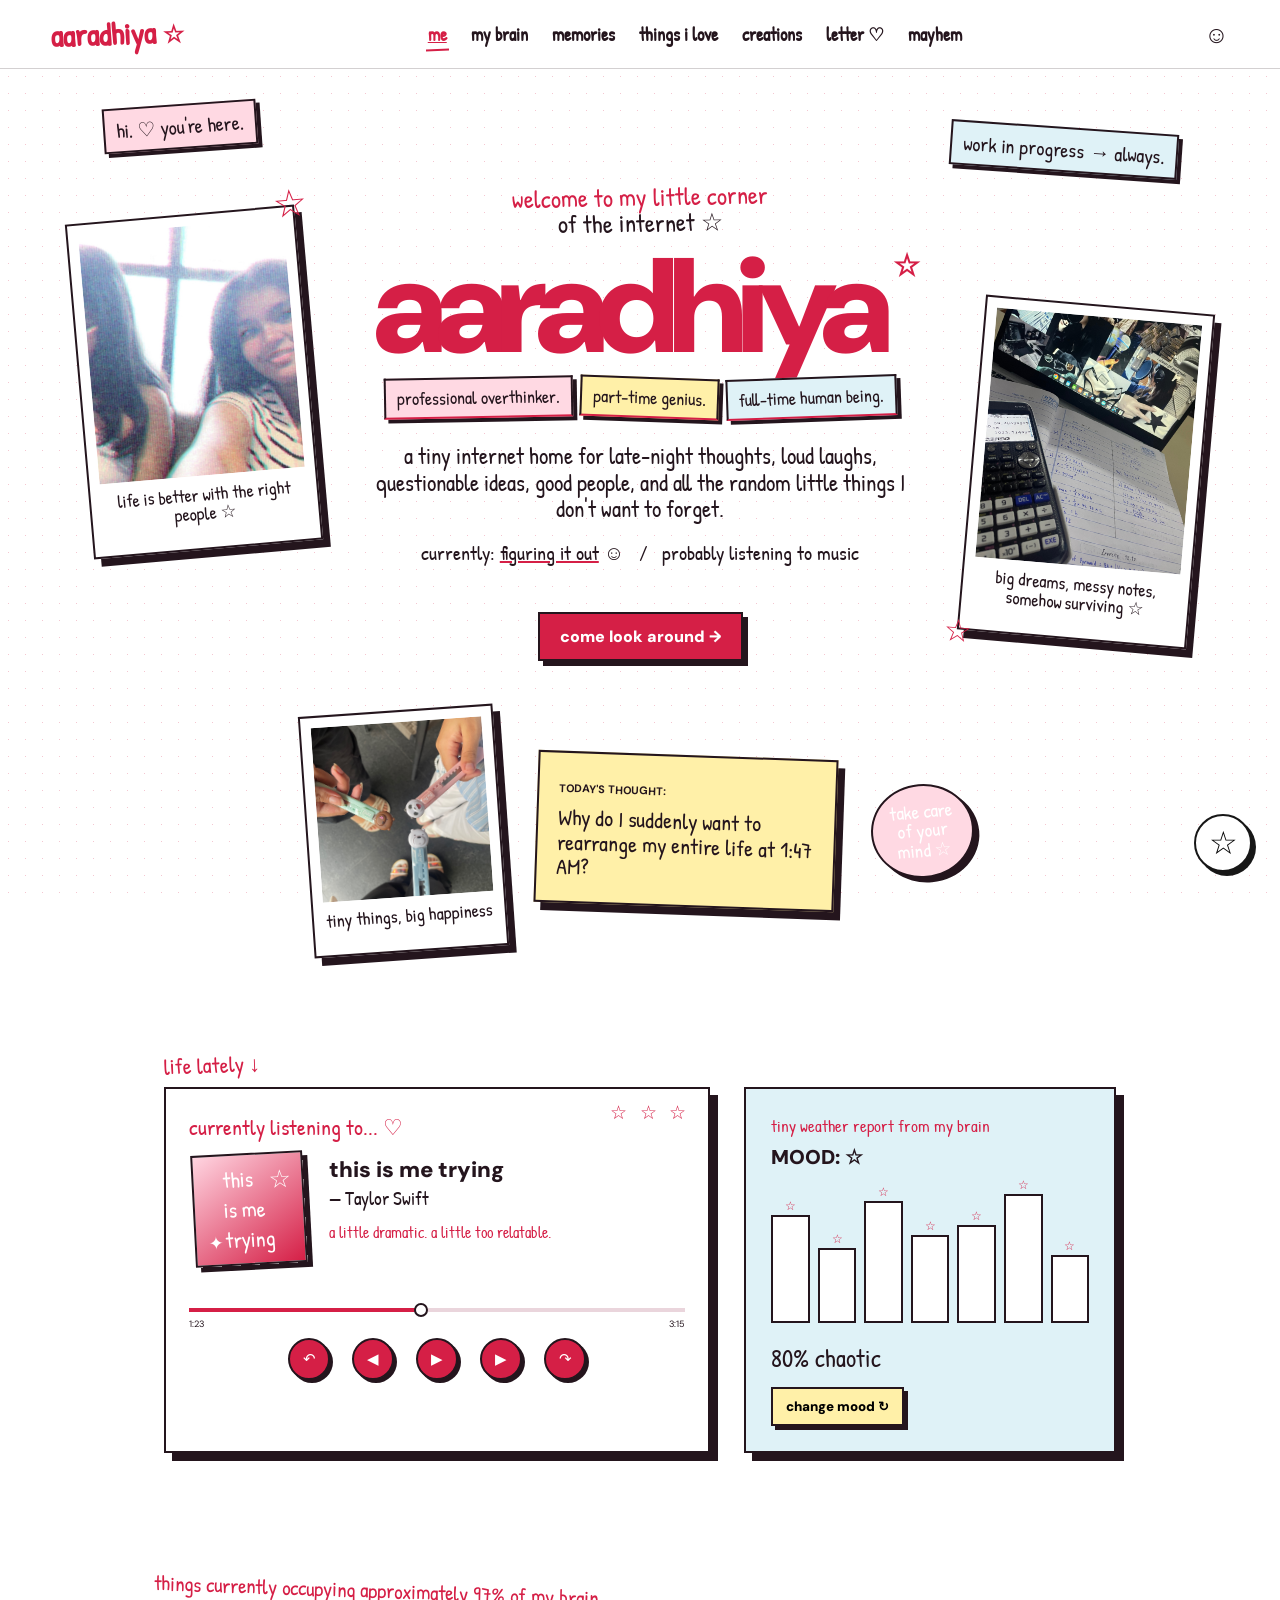
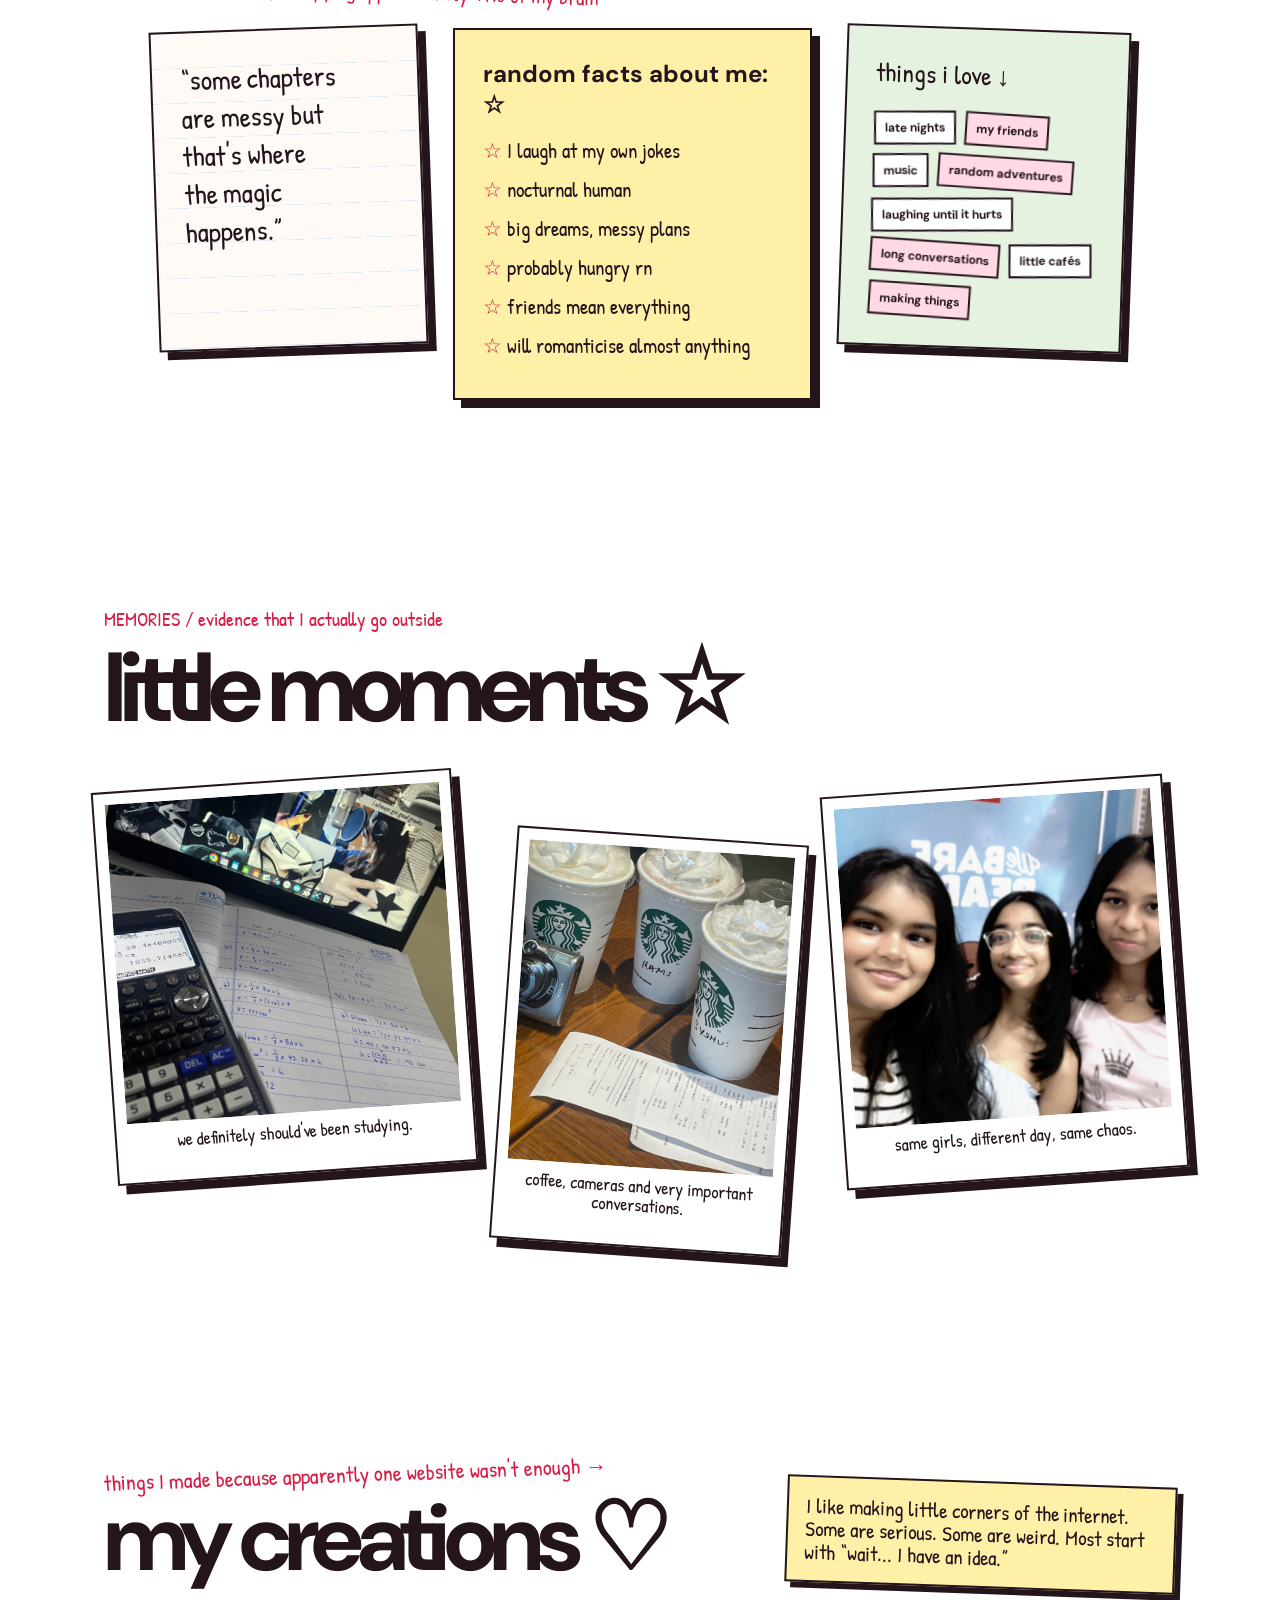
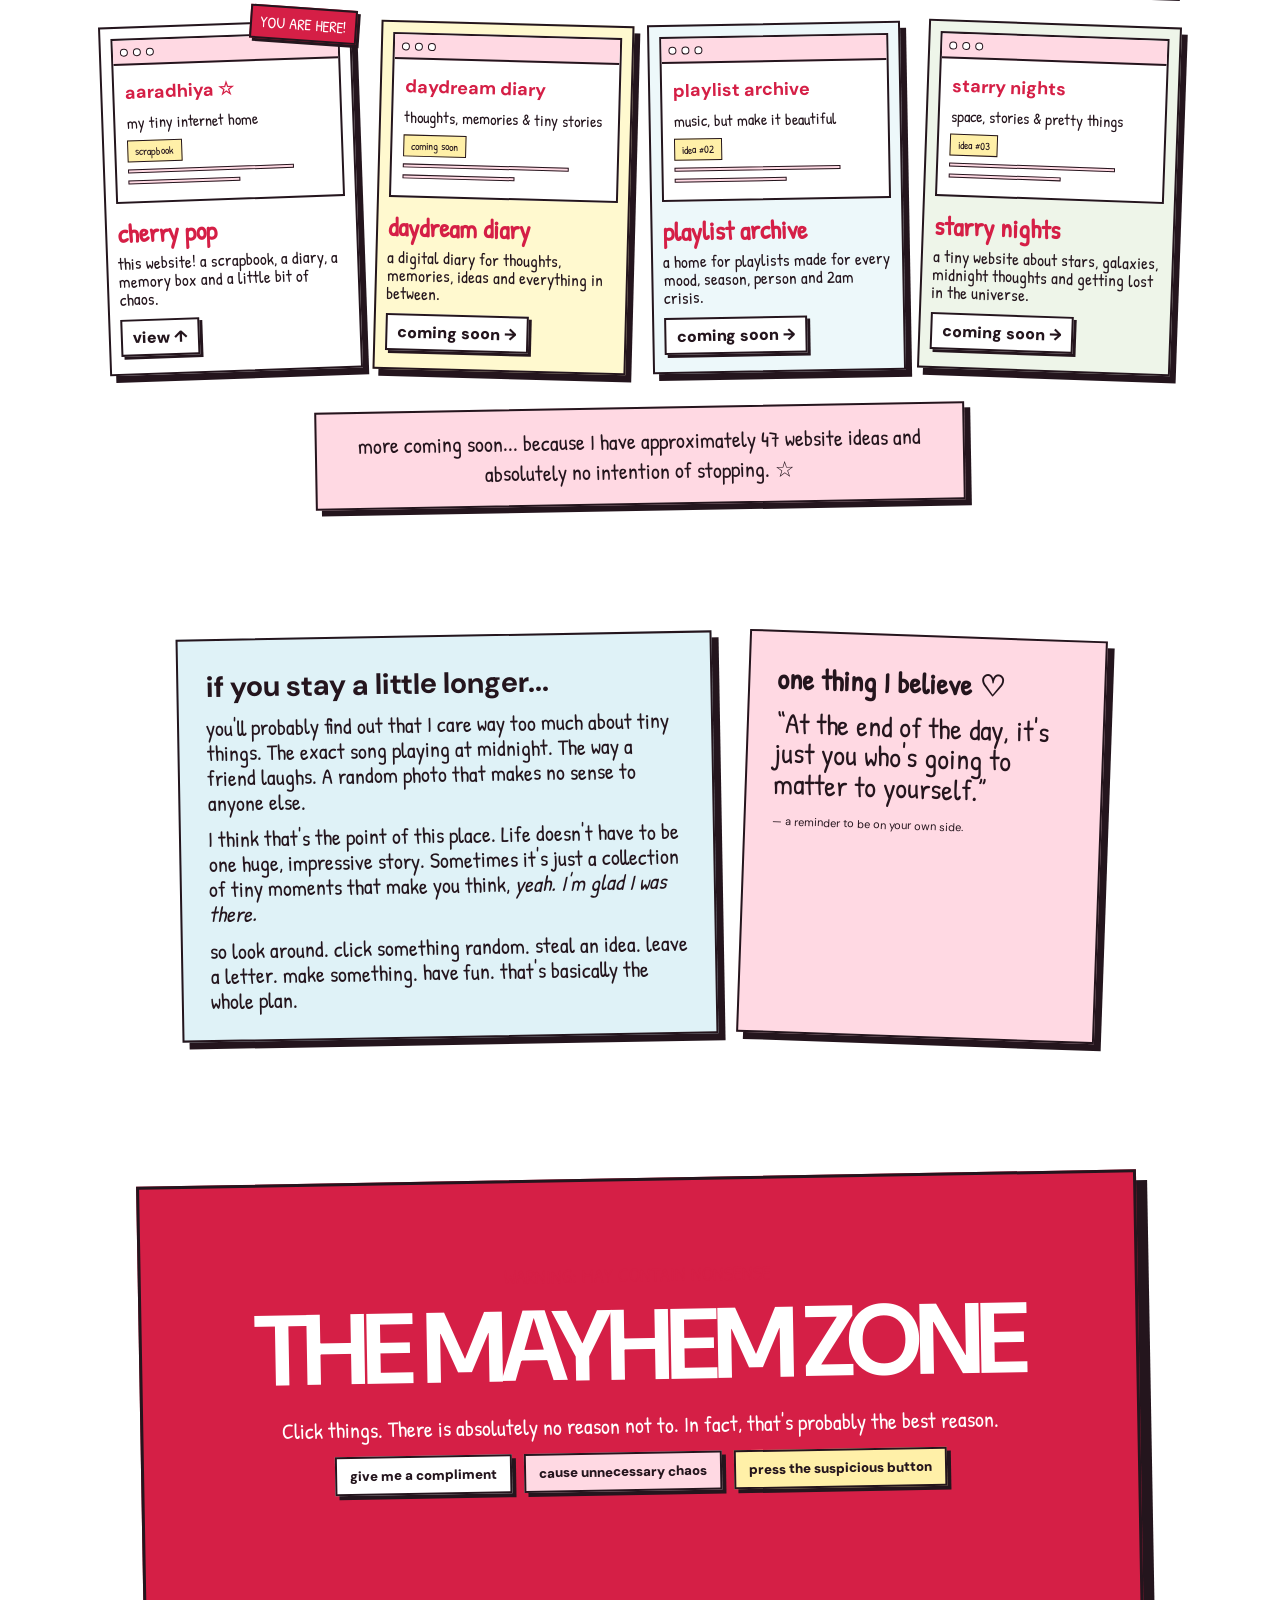
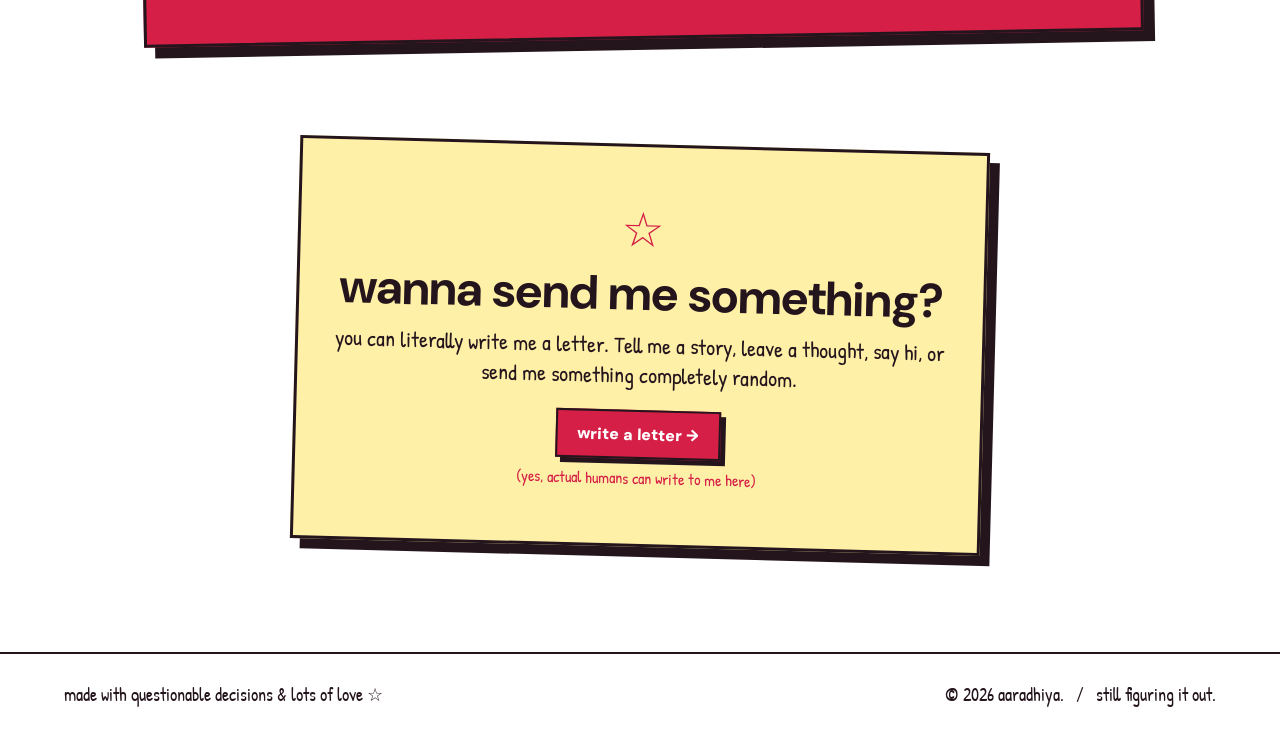
<file: index.html>
<!DOCTYPE html>
<html lang="en">
<head>
  <meta charset="UTF-8" />
  <meta name="viewport" content="width=device-width, initial-scale=1.0" />
  <title>aaradhiya ☆</title>
  <meta name="description" content="Aaradhiya's messy little corner of the internet — memories, thoughts, creations and questionable decisions." />
  <link rel="preconnect" href="https://fonts.googleapis.com">
  <link rel="preconnect" href="https://fonts.gstatic.com" crossorigin>
  <link href="https://fonts.googleapis.com/css2?family=DM+Sans:wght@400;500;700;900&family=Patrick+Hand&display=swap" rel="stylesheet">
  <link rel="stylesheet" href="style.css" />
  <link rel="icon" type="image/svg+xml" href="favicon.svg" />
  <style>
    :root{--red:#d51f46;--pink:#ffd9e3;--blush:#ffffff;--yellow:#fff0a8;--blue:#dff2f7;--mint:#e4f2df;--ink:#24151d;--paper:#fffaf6}
    *{box-sizing:border-box}
    html{scroll-behavior:smooth}
    body{margin:0;background:#fff;color:var(--ink);font-family:'DM Sans',sans-serif;overflow-x:hidden}
    body:before{content:"";position:fixed;inset:0;pointer-events:none;z-index:-1;opacity:.25;background-image:radial-gradient(#d51f46 0.7px,transparent .7px);background-size:17px 17px}
    a,button{cursor:pointer}
    .nav{position:sticky;top:0;z-index:100;padding:13px 4vw;background:rgba(255,255,255,.94);backdrop-filter:blur(12px);border-bottom:1.5px solid rgba(36,21,29,.2);display:flex;align-items:center;gap:28px}
    .logo{font-family:'Patrick Hand';font-size:31px;font-weight:700;color:var(--red);text-decoration:none;white-space:nowrap;transform:rotate(-2deg)}
    .logo span{font-family:serif;font-size:24px;color:var(--red)}
    .nav nav{display:flex;gap:20px;align-items:center;justify-content:center;flex:1}
    .nav nav a{font-family:'Patrick Hand';font-size:18px;color:var(--ink);text-decoration:none;padding:4px 2px;position:relative}
    .nav nav a:hover,.nav nav a.active{color:var(--red)}
    .nav nav a.active:after{content:"";position:absolute;left:0;right:0;bottom:0;height:2px;background:var(--red);transform:rotate(-2deg)}
    .smiley{font-family:'Patrick Hand';font-size:24px}

    main{max-width:1450px;margin:auto}
    .hero{position:relative;min-height:790px;padding:70px 5vw 80px;display:grid;grid-template-columns:230px minmax(420px,1fr) 230px;grid-template-rows:auto auto;gap:25px 42px;align-items:start}
    .hero-copy{text-align:center;align-self:center;position:relative;z-index:5;padding:45px 10px 20px}
    .tiny-intro{font-family:'Patrick Hand';font-size:25px;line-height:1.05;margin:0 0 18px;color:var(--red);transform:rotate(-1deg)}
    .tiny-intro span{color:var(--ink)}
    .hero h1{font-size:clamp(86px,10.5vw,154px);line-height:.78;letter-spacing:-.09em;margin:0;color:var(--red);text-shadow:5px 5px #fff;position:relative}
    .hero h1:after{content:'☆';font-family:serif;font-size:.22em;vertical-align:top;margin-left:12px;color:var(--red);text-shadow:none}
    .hero-subtext{font-family:'Patrick Hand';font-size:23px;line-height:1.15;max-width:660px;margin:25px auto 14px}
    .highlight-stack{display:flex;justify-content:center;flex-wrap:wrap;gap:7px;margin:18px 0}
    .highlight-stack span{font-family:'Patrick Hand';font-size:18px;padding:6px 11px;background:var(--pink);border-bottom:2px solid var(--red);transform:rotate(-1deg)}
    .highlight-stack span:nth-child(2){transform:rotate(2deg);background:var(--yellow)}
    .highlight-stack span:nth-child(3){transform:rotate(-2deg);background:var(--blue)}
    .currently{font-family:'Patrick Hand';font-size:20px;margin:16px 0 24px}.currently u{text-decoration-color:var(--red);text-decoration-thickness:2px}
    .hero-button,.explore-box a{display:inline-block;text-decoration:none;color:#fff;background:var(--red);border:2px solid var(--ink);box-shadow:5px 5px var(--ink);padding:12px 20px;font-weight:900;transition:.2s transform}
    .hero-button:hover,.explore-box a:hover{transform:translate(-3px,-3px)}
    .hero-photo,.small-polaroid,.mini-polaroid,.polaroid{background:#fff;padding:10px 10px 24px;border:2px solid var(--ink);box-shadow:7px 8px var(--ink);position:relative}
    .hero-photo{width:230px;margin:0}.hero-photo .photo{height:250px}.photo{width:100%;overflow:hidden;background:var(--pink)}.photo img{display:block;width:100%;height:100%;object-fit:cover}
    .hero-photo figcaption,.small-polaroid figcaption,.mini-polaroid p,.polaroid figcaption{font-family:'Patrick Hand';font-size:18px;line-height:1.05;text-align:center;margin:10px 0 0}
    .photo-left{grid-column:1;grid-row:1;margin-top:75px;transform:rotate(-5deg)}
    .photo-right{grid-column:3;grid-row:1;margin-top:165px;transform:rotate(5deg)}
    .photo-left:before{content:'☆';position:absolute;right:-15px;top:-25px;color:var(--red);font-size:38px;font-family:serif}.photo-right:before{content:'☆';position:absolute;left:-15px;bottom:-22px;color:var(--red);font-size:31px;font-family:serif}
    .hero-bottom{grid-column:1/4;display:flex;align-items:center;justify-content:center;gap:35px;padding-top:4px;position:relative}
    .small-polaroid{width:195px;transform:rotate(-4deg)}.small-polaroid .photo{height:175px}
    .thought{width:300px;padding:22px 20px;background:var(--yellow);border:2px solid var(--ink);box-shadow:7px 8px var(--ink);font-family:'Patrick Hand';transform:rotate(2deg);position:relative}.thought b{font-family:'DM Sans';font-size:11px}.thought p{font-size:22px;line-height:1.12;margin:8px 0 0}.heart-sticker{background:var(--pink);border:2px solid var(--ink);box-shadow:5px 5px var(--ink);padding:16px 18px;font-family:'Patrick Hand';font-size:19px;line-height:1.02;transform:rotate(-5deg);text-align:center}.hero-sticker{position:absolute;font-family:'Patrick Hand';font-size:20px;padding:7px 11px;border:2px solid var(--ink);box-shadow:4px 4px var(--ink);z-index:6}.sticker-a{left:7%;top:35px;background:var(--pink);transform:rotate(-4deg)}.sticker-b{right:7%;top:58px;background:var(--blue);transform:rotate(4deg)}

    .dashboard{max-width:1080px;margin:0 auto;padding:55px 5vw 105px;display:grid;grid-template-columns:1.25fr .85fr;gap:34px;align-items:stretch;position:relative}.dashboard:before{content:'life lately ↓';position:absolute;top:18px;left:5vw;font-family:'Patrick Hand';font-size:22px;color:var(--red);transform:rotate(-2deg)}
    .music-card{min-height:335px;background:#fff;border:2px solid var(--ink);box-shadow:8px 8px var(--ink);padding:23px;display:grid;grid-template-columns:120px 1fr;grid-template-rows:auto auto 1fr auto;gap:6px 20px;position:relative;overflow:hidden}.music-card:after{content:'☆  ☆  ☆';position:absolute;right:18px;top:12px;font-family:serif;color:var(--red);font-size:19px;letter-spacing:4px}.music-top{font-family:'Patrick Hand';font-size:22px;color:var(--red);grid-column:1/-1}.album{width:112px;height:112px;margin-top:5px;background:linear-gradient(145deg,#ffd5e1,#d51f46);border:2px solid var(--ink);display:grid;place-items:center;font-family:'Patrick Hand';font-size:22px;color:#fff;box-shadow:5px 5px var(--ink);transform:rotate(-3deg);position:relative}.album:before{content:'☆';position:absolute;top:11px;right:11px;font-family:serif;font-size:25px}.album:after{content:'✦';position:absolute;bottom:9px;left:12px;font-size:18px}.track-info{padding-top:10px}.song{font-size:22px;font-weight:900;line-height:1.05}.artist{font-family:'Patrick Hand';font-size:19px;margin-top:4px}.song-note{font-family:'Patrick Hand';font-size:16px;margin-top:10px;color:var(--red)}.player{grid-column:1/-1;margin-top:5px}.player-line{height:4px;background:#ead5dc;position:relative}.player-line span{display:block;width:47%;height:100%;background:var(--red);position:relative}.player-line span:after{content:'';position:absolute;width:10px;height:10px;border:2px solid var(--ink);border-radius:50%;background:#fff;right:-6px;top:-5px}.player-times{display:flex;justify-content:space-between;font-size:11px;margin-top:5px}.controls{display:flex;justify-content:center;gap:22px;align-items:center;font-size:19px;margin-top:8px}.controls span{width:42px;height:42px;border-radius:50%;display:grid;place-items:center;background:var(--red);color:#fff;border:2px solid var(--ink);box-shadow:3px 3px var(--ink);font-size:15px}
    .mood-card{background:var(--blue);border:2px solid var(--ink);box-shadow:8px 8px var(--ink);padding:25px;min-height:335px;position:relative}.mood-card:before{content:'tiny weather report from my brain';font-family:'Patrick Hand';font-size:17px;color:var(--red)}.mood-title{font-size:20px;font-weight:900;margin-top:7px}.mood-bars{height:135px;display:flex;align-items:end;gap:8px;margin:18px 0}.mood-bars span{display:block;flex:1;min-height:18px;background:#fff;border:2px solid var(--ink);position:relative}.mood-bars span:after{content:'☆';position:absolute;left:50%;top:-18px;transform:translateX(-50%);font-family:serif;font-size:12px;color:var(--red)}.mood-card p{font-family:'Patrick Hand';font-size:25px;margin:0}.mood-card button,.chaos-btn{margin-top:12px;border:2px solid var(--ink);background:var(--yellow);padding:9px 13px;font-weight:900;box-shadow:4px 4px var(--ink);font-family:'DM Sans'}

    .notes-grid{max-width:1100px;margin:auto;padding:70px 5vw 105px;display:grid;grid-template-columns:.9fr 1.2fr .95fr;gap:30px;align-items:start;position:relative}.notes-grid:before{content:'things currently occupying approximately 97% of my brain';position:absolute;top:18px;left:5vw;font-family:'Patrick Hand';font-size:21px;color:var(--red);transform:rotate(2deg)}.lined-note,.facts,.friend-note{border:2px solid var(--ink);box-shadow:8px 8px var(--ink);padding:28px;min-height:320px}.lined-note{background:var(--paper);background-image:repeating-linear-gradient(transparent 0,transparent 34px,#d5e8ec 35px);font-family:'Patrick Hand';font-size:28px;transform:rotate(-2deg)}.facts{background:var(--yellow)}.facts h2{font-size:24px;margin:0 0 16px}.facts ul{padding:0;margin:0;list-style:none}.facts li{font-family:'Patrick Hand';font-size:21px;margin:10px 0}.facts li:before{content:'☆ ';color:var(--red);font-family:serif}.friend-note{background:var(--mint);font-family:'Patrick Hand';font-size:26px;transform:rotate(2deg)}.love-tags{display:flex;flex-wrap:wrap;gap:9px;margin-top:20px}.love-tags b{font-family:'DM Sans';font-size:12px;padding:7px 9px;border:2px solid var(--ink);background:#fff;transform:rotate(-2deg)}.love-tags b:nth-child(2n){transform:rotate(2deg);background:var(--pink)}

    .memories{max-width:1200px;margin:auto;padding:100px 5vw 110px}.section-heading span,.mayhem-label{font-family:'Patrick Hand';font-size:20px;color:var(--red)}.section-heading h2,.mayhem h2{font-size:clamp(56px,8vw,98px);letter-spacing:-.07em;line-height:.9;margin:12px 0 48px}.memory-grid{display:grid;grid-template-columns:1.05fr .85fr 1fr;gap:38px;align-items:start}.memory-grid .photo{height:320px}.polaroid:nth-child(2){margin-top:55px}.polaroid:nth-child(3){margin-top:5px}.tilt-left{transform:rotate(-4deg)}.tilt-right{transform:rotate(4deg)}.polaroid:hover,.hero-photo:hover,.small-polaroid:hover,.mini-polaroid:hover{transform:rotate(0) translateY(-5px);z-index:10}

    .creations{max-width:1200px;margin:auto;padding:100px 5vw 110px;position:relative}.creations-head{display:flex;justify-content:space-between;align-items:end;gap:30px;margin-bottom:35px}.creations-kicker{font-family:'Patrick Hand';font-size:22px;color:var(--red);transform:rotate(-2deg)}.creations h2{font-size:clamp(58px,8vw,94px);letter-spacing:-.07em;line-height:.9;margin:8px 0}.creations-intro{max-width:390px;font-family:'Patrick Hand';font-size:21px;line-height:1.1;padding:17px;background:var(--yellow);border:2px solid var(--ink);box-shadow:6px 6px var(--ink);transform:rotate(2deg)}.creation-grid{display:grid;grid-template-columns:repeat(4,1fr);gap:20px}.creation-card{position:relative;background:#fff;border:2px solid var(--ink);box-shadow:6px 7px var(--ink);padding:10px 10px 17px;transition:.2s transform}.creation-card:nth-child(1){transform:rotate(-2deg);background:#fff}.creation-card:nth-child(2){transform:rotate(1.5deg);background:#fff9cf}.creation-card:nth-child(3){transform:rotate(-1deg);background:#edf8fa}.creation-card:nth-child(4){transform:rotate(2deg);background:#eef5e9}.creation-card:hover{transform:translateY(-7px) rotate(0);z-index:5}.creation-window{height:165px;border:2px solid var(--ink);background:#fff;overflow:hidden;margin-bottom:12px}.browser-bar{height:25px;background:var(--pink);border-bottom:2px solid var(--ink);display:flex;align-items:center;gap:5px;padding:0 7px}.browser-bar i{width:8px;height:8px;border:1px solid var(--ink);border-radius:50%;background:#fff}.fake-site{height:calc(100% - 27px);padding:15px 11px;font-family:'Patrick Hand';display:flex;flex-direction:column;gap:7px}.fake-site strong{font-family:'DM Sans';font-size:18px;color:var(--red)}.fake-line{height:7px;width:82%;background:var(--pink);border:1px solid var(--ink)}.fake-line.short{width:55%}.fake-chip{display:inline-block;width:max-content;padding:3px 7px;border:1px solid var(--ink);background:var(--yellow);font-size:11px}.creation-card h3{font-family:'Patrick Hand';font-size:26px;color:var(--red);margin:0}.creation-card p{font-family:'Patrick Hand';font-size:17px;line-height:1.05;margin:4px 0 11px;min-height:40px}.creation-card a{display:inline-block;text-decoration:none;color:var(--ink);font-weight:900;border:2px solid var(--ink);padding:6px 10px;background:#fff;box-shadow:3px 3px var(--ink)}.creation-card .tag{position:absolute;right:-8px;top:-15px;background:var(--red);color:#fff;border:2px solid var(--ink);padding:4px 8px;font-family:'Patrick Hand';transform:rotate(6deg);box-shadow:3px 3px var(--ink)}.creation-note{margin:35px auto 0;max-width:650px;padding:17px 22px;background:var(--pink);border:2px solid var(--ink);box-shadow:6px 6px var(--ink);font-family:'Patrick Hand';font-size:22px;text-align:center;transform:rotate(-1deg)}

    .more-life{max-width:1050px;margin:auto;padding:20px 5vw 95px;display:grid;grid-template-columns:1.2fr .8fr;gap:28px}.life-note,.quote-card{border:2px solid var(--ink);box-shadow:7px 7px var(--ink);padding:27px;position:relative}.life-note{background:var(--blue);transform:rotate(-1deg)}.quote-card{background:var(--pink);transform:rotate(2deg);font-family:'Patrick Hand'}.life-note h3,.quote-card h3{font-size:29px;margin:0 0 10px}.life-note p{font-family:'Patrick Hand';font-size:22px;line-height:1.13;margin:0 0 12px}.life-note p:last-child{margin:0}.quote-card p{font-size:29px;line-height:1.05;margin:0}.quote-card small{display:block;margin-top:15px;font-family:'DM Sans';font-size:11px}.letter-tease:after{content:'(yes, actual humans can write to me here)';display:block;font-family:'Patrick Hand';font-size:16px;color:var(--red);margin-top:8px}

    .mayhem{max-width:1000px;margin:45px auto 0;padding:80px 5vw;text-align:center;background:var(--red);color:#fff;border:3px solid var(--ink);box-shadow:11px 11px var(--ink);transform:rotate(-1deg)}.mayhem h2{font-size:clamp(55px,8vw,100px);margin-bottom:20px}.mayhem p{font-family:'Patrick Hand';font-size:22px}.chaos-buttons{display:flex;gap:12px;justify-content:center;flex-wrap:wrap}.chaos-btn{background:#fff;color:var(--ink)}.chaos-btn.pink{background:var(--pink)}.chaos-btn.yellow{background:var(--yellow)}#chaosMessage{font-family:'Patrick Hand';font-size:28px;min-height:45px;margin-top:20px}.explore{padding:105px 5vw}.explore-box{max-width:690px;margin:auto;text-align:center;background:var(--yellow);border:3px solid var(--ink);box-shadow:10px 10px var(--ink);padding:55px 30px;transform:rotate(1.5deg)}.explore-box span{font-family:serif;font-size:48px;color:var(--red)}.explore-box h2{font-size:48px;line-height:1;margin:12px 0}.explore-box p{font-family:'Patrick Hand';font-size:22px}.footer{border-top:2px solid var(--ink);padding:28px 5vw;display:flex;justify-content:space-between;gap:20px;font-family:'Patrick Hand';font-size:18px;background:#fff}

    .star-trail{position:fixed;left:0;top:0;z-index:10000;pointer-events:none;width:18px;height:18px;transform:translate(-50%,-50%) rotate(var(--rotation));opacity:0;animation:starPop .78s ease-out forwards}.star-trail:before{content:'☆';font-family:serif;font-size:20px;line-height:18px;color:var(--red);-webkit-text-stroke:.25px var(--red)}@keyframes starPop{0%{opacity:0;transform:translate(-50%,-50%) scale(.3) rotate(-15deg)}18%{opacity:1;transform:translate(-50%,-50%) scale(1.05) rotate(5deg)}100%{opacity:0;transform:translate(calc(-50% + var(--drift-x)),calc(-50% + var(--drift-y))) scale(.65) rotate(var(--rotation))}}

    @media(max-width:1050px){.nav nav{gap:12px}.hero{grid-template-columns:185px minmax(320px,1fr) 185px;gap:20px}.hero-photo{width:185px}.hero-photo .photo{height:215px}.creation-grid{grid-template-columns:1fr 1fr}.creations-head{align-items:start;flex-direction:column}.creations-intro{max-width:650px}.notes-grid{grid-template-columns:1fr 1fr}.friend-note{grid-column:1/-1}.memory-grid{grid-template-columns:1fr 1fr}.memory-grid .polaroid:nth-child(3){margin-top:0}}
    @media(max-width:720px){.nav{padding:12px 5vw}.nav nav{display:none}.hero{display:flex;flex-direction:column;min-height:auto;padding:55px 6vw 65px;align-items:center;gap:28px}.hero-copy{order:1;padding-top:30px;width:100%}.hero-photo{width:min(280px,86vw);margin:0!important}.photo-left{order:2}.photo-right{order:3}.hero-bottom{order:4;display:flex;flex-direction:column;gap:25px;width:100%}.hero h1{font-size:76px}.hero-sticker{font-size:17px}.sticker-a{left:5%;top:18px}.sticker-b{right:5%;top:52px}.dashboard{grid-template-columns:1fr;padding-left:7vw;padding-right:7vw}.notes-grid{grid-template-columns:1fr;padding-left:7vw;padding-right:7vw}.friend-note{grid-column:auto}.memory-grid{grid-template-columns:1fr;gap:35px}.memory-grid .polaroid:nth-child(2){margin-top:0}.creation-grid{grid-template-columns:1fr}.creations{padding-left:7vw;padding-right:7vw}.more-life{grid-template-columns:1fr;padding-left:7vw;padding-right:7vw}.mayhem{margin-left:12px;margin-right:12px}.explore{padding-left:7vw;padding-right:7vw}.explore-box h2{font-size:38px}.footer{flex-direction:column;text-align:center}}
    @media(prefers-reduced-motion:reduce){html{scroll-behavior:auto}.star-trail{display:none}.creation-card,.hero-button,.explore-box a{transition:none}}
  </style>
</head>
<body>
  <header class="nav">
    <a class="logo" href="#home">aaradhiya <span>☆</span></a>
    <nav>
      <a class="active" href="#home">me</a><a href="#brain">my brain</a><a href="#memories">memories</a><a href="#likes">things i love</a><a href="#creations">creations</a><a href="letter.html">letter ♡</a><a href="#mayhem">mayhem</a>
    </nav>
    <div class="smiley">☺</div>
  </header>

  <main id="home">
    <section class="hero">
      <div class="hero-sticker sticker-a">hi. ♡ you're here.</div>
      <div class="hero-sticker sticker-b">work in progress → always.</div>

      <figure class="hero-photo photo-left">
        <div class="photo"><img src="friends.jpg" alt="Aaradhiya with friends"></div>
        <figcaption>life is better with the right people ☆</figcaption>
      </figure>

      <div class="hero-copy">
        <p class="tiny-intro">welcome to my little corner<br><span>of the internet ☆</span></p>
        <h1>aaradhiya</h1>
        <div class="highlight-stack"><span>professional overthinker.</span><span>part-time genius.</span><span>full-time human being.</span></div>
        <p class="hero-subtext">a tiny internet home for late-night thoughts, loud laughs, questionable ideas, good people, and all the random little things I don't want to forget.</p>
        <p class="currently">currently: <u>figuring it out</u> ☺ &nbsp; / &nbsp; probably listening to music</p>
        <a class="hero-button" href="#memories">come look around →</a>
      </div>

      <figure class="hero-photo photo-right">
        <div class="photo"><img src="study.jpg" alt="Aaradhiya studying late"></div>
        <figcaption>big dreams, messy notes, somehow surviving ☆</figcaption>
      </figure>

      <div class="hero-bottom">
        <figure class="small-polaroid"><div class="photo"><img src="pens.jpg" alt="Cute stationery"></div><figcaption>tiny things, big happiness</figcaption></figure>
        <div class="thought"><b>TODAY'S THOUGHT:</b><p>Why do I suddenly want to rearrange my entire life at 1:47 AM?</p></div>
        <div class="heart-sticker">take care<br>of your<br>mind ☆</div>
      </div>
    </section>

    <section class="dashboard">
      <div class="music-card" id="music">
        <div class="music-top">currently listening to... ♡</div>
        <div class="album">this<br>is me<br>trying</div>
        <div class="track-info"><div class="song">this is me trying</div><div class="artist">— Taylor Swift</div><div class="song-note">a little dramatic. a little too relatable.</div></div>
        <div class="player"><div class="player-line"><span></span></div><div class="player-times"><small>1:23</small><small>3:15</small></div><div class="controls"><span>↶</span><span>◀</span><span>▶</span><span>▶</span><span>↷</span></div></div>
      </div>
      <div class="mood-card"><div class="mood-title">MOOD: ☆</div><div class="mood-bars" id="moodBars"></div><p>80% chaotic</p><button id="moodButton">change mood ↻</button></div>
    </section>

    <section class="notes-grid" id="brain">
      <article class="lined-note"><p>“some chapters<br>are messy but<br>that's where<br>the magic<br>happens.”</p></article>
      <article class="facts" id="likes"><h2>random facts about me: ☆</h2><ul><li>I laugh at my own jokes</li><li>nocturnal human</li><li>big dreams, messy plans</li><li>probably hungry rn</li><li>friends mean everything</li><li>will romanticise almost anything</li></ul></article>
      <article class="friend-note"><span>things i love ↓</span><div class="love-tags"><b>late nights</b><b>my friends</b><b>music</b><b>random adventures</b><b>laughing until it hurts</b><b>long conversations</b><b>little cafés</b><b>making things</b></div></article>
    </section>

    <section class="memories" id="memories">
      <div class="section-heading"><span>MEMORIES / evidence that I actually go outside</span><h2>little moments ☆</h2></div>
      <div class="memory-grid">
        <figure class="polaroid tilt-left"><div class="photo"><img src="study.jpg" alt="Late-night study memory"></div><figcaption>we definitely should've been studying.</figcaption></figure>
        <figure class="polaroid tilt-right"><div class="photo"><img src="coffee.jpg" alt="Coffee memory"></div><figcaption>coffee, cameras and very important conversations.</figcaption></figure>
        <figure class="polaroid tilt-left"><div class="photo"><img src="trio.jpg" alt="Friends memory"></div><figcaption>same girls, different day, same chaos.</figcaption></figure>
      </div>
    </section>

    <section class="creations" id="creations">
      <div class="creations-head"><div><div class="creations-kicker">things I made because apparently one website wasn't enough →</div><h2>my creations ♡</h2></div><p class="creations-intro">I like making little corners of the internet. Some are serious. Some are weird. Most start with “wait... I have an idea.”</p></div>
      <div class="creation-grid">
        <article class="creation-card"><span class="tag">YOU ARE HERE!</span><div class="creation-window"><div class="browser-bar"><i></i><i></i><i></i></div><div class="fake-site"><strong>aaradhiya ☆</strong><span>my tiny internet home</span><span class="fake-chip">scrapbook</span><div class="fake-line"></div><div class="fake-line short"></div></div></div><h3>cherry pop</h3><p>this website! a scrapbook, a diary, a memory box and a little bit of chaos.</p><a href="#home">view ↑</a></article>
        <article class="creation-card"><div class="creation-window"><div class="browser-bar"><i></i><i></i><i></i></div><div class="fake-site"><strong>daydream diary</strong><span>thoughts, memories & tiny stories</span><span class="fake-chip">coming soon</span><div class="fake-line"></div><div class="fake-line short"></div></div></div><h3>daydream diary</h3><p>a digital diary for thoughts, memories, ideas and everything in between.</p><a href="#">coming soon →</a></article>
        <article class="creation-card"><div class="creation-window"><div class="browser-bar"><i></i><i></i><i></i></div><div class="fake-site"><strong>playlist archive</strong><span>music, but make it beautiful</span><span class="fake-chip">idea #02</span><div class="fake-line"></div><div class="fake-line short"></div></div></div><h3>playlist archive</h3><p>a home for playlists made for every mood, season, person and 2am crisis.</p><a href="#">coming soon →</a></article>
        <article class="creation-card"><div class="creation-window"><div class="browser-bar"><i></i><i></i><i></i></div><div class="fake-site"><strong>starry nights</strong><span>space, stories & pretty things</span><span class="fake-chip">idea #03</span><div class="fake-line"></div><div class="fake-line short"></div></div></div><h3>starry nights</h3><p>a tiny website about stars, galaxies, midnight thoughts and getting lost in the universe.</p><a href="#">coming soon →</a></article>
      </div>
      <div class="creation-note">more coming soon... because I have approximately 47 website ideas and absolutely no intention of stopping. ☆</div>
    </section>

    <section class="more-life"><article class="life-note"><h3>if you stay a little longer...</h3><p>you'll probably find out that I care way too much about tiny things. The exact song playing at midnight. The way a friend laughs. A random photo that makes no sense to anyone else.</p><p>I think that's the point of this place. Life doesn't have to be one huge, impressive story. Sometimes it's just a collection of tiny moments that make you think, <i>yeah. I'm glad I was there.</i></p><p>so look around. click something random. steal an idea. leave a letter. make something. have fun. that's basically the whole plan.</p></article><article class="quote-card"><h3>one thing I believe ♡</h3><p>“At the end of the day, it's just you who's going to matter to yourself.”</p><small>— a reminder to be on your own side.</small></article></section>

    <section class="mayhem" id="mayhem"><span class="mayhem-label">WARNING: MAY CONTAIN NONSENSE</span><h2>THE MAYHEM ZONE</h2><p>Click things. There is absolutely no reason not to. In fact, that's probably the best reason.</p><div class="chaos-buttons"><button class="chaos-btn" id="compliment">give me a compliment</button><button class="chaos-btn pink" id="confetti">cause unnecessary chaos</button><button class="chaos-btn yellow" id="secretButton">press the suspicious button</button></div><div id="chaosMessage"></div></section>

    <section class="explore"><div class="explore-box letter-tease"><span>☆</span><h2>wanna send me something?</h2><p>you can literally write me a letter. Tell me a story, leave a thought, say hi, or send me something completely random.</p><a href="letter.html">write a letter →</a></div></section>
  </main>

  <footer class="footer"><span>made with questionable decisions & lots of love ☆</span><span>© <span id="year"></span> aaradhiya. &nbsp; / &nbsp; still figuring it out.</span></footer>

  <script src="script.js"></script>
  <script>
    (function(){
      let lastX=0,lastY=0,lastTime=0;
      const reduceMotion=window.matchMedia('(prefers-reduced-motion: reduce)').matches;
      document.addEventListener('mousemove',function(e){
        if(reduceMotion)return;
        const now=performance.now();
        if(now-lastTime<65 && Math.hypot(e.clientX-lastX,e.clientY-lastY)<26)return;
        lastX=e.clientX;lastY=e.clientY;lastTime=now;
        const star=document.createElement('span');
        star.className='star-trail';
        star.style.left=e.clientX+'px';star.style.top=e.clientY+'px';
        star.style.setProperty('--drift-x',(Math.random()*28-14)+'px');
        star.style.setProperty('--drift-y',(-18-Math.random()*25)+'px');
        star.style.setProperty('--rotation',(Math.random()*60-30)+'deg');
        document.body.appendChild(star);
        setTimeout(()=>star.remove(),850);
      });
    })();
  </script>
<!-- ⭐ STAR CATCHER -->
<div id="star-catcher">

  <!-- Floating button -->
  <button id="star-game-button" aria-label="Play Star Catcher">
    ☆
  </button>

  <!-- Game window -->
  <div id="star-game-modal">

    <div class="star-game-card">

      <button id="star-game-close">×</button>

      <div id="star-game-start">
        <div class="star-game-small">a tiny game ♡</div>

        <h2>catch the stars!</h2>

        <p>
          you have 15 seconds.<br>
          click as many stars as you can.
        </p>

        <button id="star-start-button">
          let's play →
        </button>
      </div>

      <div id="star-game-playing">

        <div class="star-game-info">
          <span>stars: <b id="star-score">0</b></span>
          <span>time: <b id="star-time">15</b></span>
        </div>

        <div id="star-game-area"></div>

      </div>

      <div id="star-game-end">

        <div class="star-game-small">time's up! ☆</div>

        <h2>
          you caught<br>
          <span id="final-star-score">0</span> stars
        </h2>

        <p id="star-game-message">
          not bad. ♡
        </p>

        <button id="star-replay-button">
          play again →
        </button>

      </div>

    </div>

  </div>

</div>
</body>
</html>
</file>
<file: style.css>
:root{--cream:#fff8f1;--paper:#fffdf9;--ink:#24151d;--cherry:#e7193f;--pink:#ffb6cf;--yellow:#ffe45e;--blue:#cfeef4;--mint:#d9f2df}*{box-sizing:border-box;margin:0;padding:0}html{scroll-behavior:smooth}body{background:var(--cream);color:var(--ink);font-family:'DM Sans',sans-serif;overflow-x:hidden;cursor:none}body:before{content:"";position:fixed;inset:0;pointer-events:none;opacity:.22;background-image:radial-gradient(#24151d .7px,transparent .7px);background-size:18px 18px;z-index:-1}.cursor-dot{position:fixed;width:16px;height:16px;border:2px solid var(--cherry);border-radius:50%;pointer-events:none;z-index:9999;transform:translate(-50%,-50%);background:#fff8f188}.nav{position:sticky;top:0;z-index:50;display:flex;align-items:center;justify-content:space-between;padding:18px 5vw;background:#fff8f1ed;border-bottom:2px solid var(--ink);backdrop-filter:blur(10px)}.logo{font-weight:900;font-size:24px;text-decoration:none;color:var(--ink)}.logo span{color:var(--cherry)}.nav nav{display:flex;gap:20px;flex-wrap:wrap;justify-content:center}.nav nav a{color:var(--ink);text-decoration:none;font-weight:700}.nav nav a:hover,.nav nav a.active{color:var(--cherry);text-decoration:underline}.smiley{font-size:28px}.hero{max-width:1250px;margin:auto;min-height:940px;padding:90px 4vw 55px;position:relative;display:grid;grid-template-columns:260px minmax(420px,1fr) 260px;grid-template-rows:auto auto;column-gap:55px;row-gap:35px;align-items:start}.hero-copy{grid-column:2;grid-row:1;align-self:center;text-align:center;padding-top:70px;z-index:3}.tiny-intro{font-family:'Patrick Hand';font-size:25px;line-height:1.1}.tiny-intro span{color:var(--cherry)}.hero h1{font-size:clamp(82px,10vw,150px);line-height:.82;letter-spacing:-.08em;font-weight:900;color:var(--cherry);text-shadow:6px 6px var(--ink);margin:28px 0 30px}.highlight-stack{display:flex;gap:9px;justify-content:center;flex-wrap:wrap}.highlight-stack span{padding:7px 11px;border:2px solid var(--ink);background:var(--yellow);box-shadow:4px 4px var(--ink);font-family:'Patrick Hand';font-size:19px;transform:rotate(-2deg)}.highlight-stack span:nth-child(2){background:var(--pink);transform:rotate(2deg)}.highlight-stack span:nth-child(3){background:var(--blue);transform:rotate(-1deg)}.currently{font-family:'Patrick Hand';font-size:24px;margin-top:25px}.hero-button,.explore-box a{display:inline-block;margin-top:22px;text-decoration:none;border:2px solid var(--ink);background:var(--cherry);color:white;padding:12px 19px;font-weight:900;box-shadow:5px 5px var(--ink)}.hero-photo,.small-polaroid,.mini-polaroid,.memory-grid .polaroid{background:#fff;padding:11px 11px 30px;border:2px solid var(--ink);box-shadow:8px 9px var(--ink)}.hero-photo{width:250px;align-self:start;z-index:2}.photo-left{grid-column:1;grid-row:1;margin-top:75px}.photo-right{grid-column:3;grid-row:1;margin-top:145px}.hero-photo .photo{height:270px}.photo{width:100%;overflow:hidden;background:var(--pink);display:flex;align-items:center;justify-content:center}.photo img{width:100%;height:100%;object-fit:cover;display:block}.hero-photo figcaption,.small-polaroid figcaption,.mini-polaroid p,.polaroid figcaption{font-family:'Patrick Hand';font-size:20px;text-align:center;margin-top:10px;line-height:1.05}.tilt-left{transform:rotate(-6deg)}.tilt-right{transform:rotate(6deg)}.hero-photo:hover,.small-polaroid:hover,.mini-polaroid:hover,.polaroid:hover{transform:rotate(0) scale(1.025);z-index:8}.hero-bottom{grid-column:1/4;grid-row:2;display:flex;align-items:center;justify-content:center;gap:45px;position:relative;padding-top:10px}.small-polaroid{width:210px;transform:rotate(-4deg)}.small-polaroid .photo{height:190px}.thought{width:290px;padding:23px 20px;background:var(--yellow);border:2px solid var(--ink);box-shadow:7px 8px var(--ink);font-family:'Patrick Hand';transform:rotate(2deg)}.thought b{font-family:'DM Sans';font-size:11px}.thought p{font-size:22px;line-height:1.15;margin-top:9px}.heart-sticker{background:var(--cherry);color:#fff;padding:17px;border:2px solid var(--ink);box-shadow:6px 6px var(--ink);border-radius:50%;font-family:'Patrick Hand';font-size:20px;text-align:center;transform:rotate(-8deg)}.hero-sticker{position:absolute;font-family:'Patrick Hand';font-size:21px;padding:6px 12px;border:2px solid var(--ink);box-shadow:4px 4px var(--ink);z-index:4}.sticker-a{top:40px;left:8%;background:var(--pink);transform:rotate(-5deg)}.sticker-b{top:70px;right:8%;background:var(--blue);transform:rotate(5deg)}.dashboard{max-width:1100px;margin:0 auto;padding:50px 5vw 100px;display:grid;grid-template-columns:repeat(3,1fr);gap:35px;align-items:center}.music-card,.mood-card{border:2px solid var(--ink);box-shadow:8px 8px var(--ink);padding:25px;background:var(--blue);min-height:350px}.music-top{font-family:'Patrick Hand';font-size:24px}.album{width:150px;height:150px;margin:20px auto 12px;background:var(--cherry);border:3px solid var(--ink);display:grid;place-items:center;font-size:70px}.song{font-weight:900;font-size:20px}.artist{font-family:'Patrick Hand';font-size:20px}.player-line{height:5px;background:var(--ink);margin:20px 0 6px}.player-line span{display:block;width:48%;height:100%;background:var(--cherry)}.player-times{display:flex;justify-content:space-between}.controls{text-align:center;font-size:22px;margin-top:12px}.mood-card{background:var(--pink)}.mood-title{font-weight:900;font-size:20px}.mood-bars{height:180px;display:flex;align-items:end;gap:7px;margin:20px 0}.mood-bars span{display:block;flex:1;background:var(--cherry);border:2px solid var(--ink);min-height:25px}.mood-card p{font-family:'Patrick Hand';font-size:25px}.mood-card button,.chaos-btn{margin-top:15px;border:2px solid var(--ink);background:var(--yellow);padding:10px 15px;font-weight:900;box-shadow:4px 4px var(--ink);cursor:pointer}.mini-polaroid{position:relative;width:auto;transform:rotate(-4deg)}.mini-polaroid .photo{height:260px}.notes-grid{max-width:1100px;margin:auto;padding:80px 5vw;display:grid;grid-template-columns:1fr 1.4fr 1fr;gap:35px;align-items:start}.lined-note,.facts,.friend-note{border:2px solid var(--ink);box-shadow:8px 8px var(--ink);padding:30px;min-height:300px}.lined-note{background:var(--paper);background-image:repeating-linear-gradient(transparent 0,transparent 36px,#cde7ee 37px);font-family:'Patrick Hand';font-size:29px;transform:rotate(-3deg)}.facts{background:var(--yellow)}.facts h2{font-size:25px;margin-bottom:18px}.facts li{font-family:'Patrick Hand';font-size:23px;margin:10px 0}.friend-note{background:var(--mint);font-family:'Patrick Hand';font-size:27px}.love-tags{display:flex;flex-wrap:wrap;gap:10px;margin-top:20px}.love-tags b{font-family:'DM Sans';font-size:14px;padding:8px 10px;border:2px solid var(--ink);background:#fff;transform:rotate(-2deg)}.memories{max-width:1200px;margin:auto;padding:110px 5vw}.section-heading span,.mayhem-label{font-family:'Patrick Hand';font-size:21px;color:var(--cherry)}.section-heading h2,.mayhem h2{font-size:clamp(55px,8vw,100px);letter-spacing:-.07em;line-height:.9;margin:15px 0 55px}.memory-grid{display:grid;grid-template-columns:repeat(3,1fr);gap:45px}.memory-grid .polaroid{position:relative;width:auto}.memory-grid .photo{height:330px}.mayhem{margin:70px auto 0;max-width:1000px;padding:90px 5vw;text-align:center;background:var(--cherry);color:white;border:3px solid var(--ink);box-shadow:12px 12px var(--ink);transform:rotate(-1deg)}.mayhem h2{font-size:clamp(55px,9vw,105px)}.chaos-buttons{display:flex;gap:14px;justify-content:center;flex-wrap:wrap}.chaos-btn{background:white;color:var(--ink)}.chaos-btn.pink{background:var(--pink)}.chaos-btn.yellow{background:var(--yellow)}#chaosMessage{font-family:'Patrick Hand';font-size:30px;min-height:50px;margin-top:25px}.explore{padding:120px 5vw}.explore-box{max-width:700px;margin:auto;text-align:center;background:var(--yellow);border:3px solid var(--ink);box-shadow:12px 12px var(--ink);padding:65px 30px;transform:rotate(2deg)}.explore-box span{font-size:55px}.explore-box h2{font-size:50px;line-height:1;margin:15px 0}.explore-box p{font-family:'Patrick Hand';font-size:23px}.explore-box a{margin-top:20px}.confetti{position:fixed;z-index:9999;pointer-events:none}.confetti-piece{position:fixed;width:10px;height:14px;border:1px solid var(--ink)}footer{border-top:2px solid var(--ink);padding:30px 5vw;display:flex;justify-content:space-between;gap:20px;font-family:'Patrick Hand';font-size:19px;background:#fff}
@media(max-width:1000px){.nav nav{gap:12px}.hero{grid-template-columns:190px minmax(320px,1fr) 190px;column-gap:25px}.hero-photo{width:190px}.hero-photo .photo{height:220px}.hero h1{font-size:clamp(72px,10vw,120px)}.hero-bottom{gap:25px}.small-polaroid{width:180px}.thought{width:250px}.dashboard,.notes-grid{grid-template-columns:1fr 1fr}.mini-polaroid{grid-column:1/3;width:260px;margin:auto}.memory-grid{grid-template-columns:1fr 1fr}}
@media(max-width:700px){body{cursor:auto}.cursor-dot{display:none}.nav{padding:14px 5vw}.nav nav{display:none}.hero{display:flex;flex-direction:column;min-height:auto;padding:70px 6vw 60px;align-items:center;gap:28px}.hero-copy{order:1;padding-top:20px;width:100%}.hero-photo{width:min(270px,82vw);margin:0!important}.photo-left{order:2}.photo-right{order:3}.hero-bottom{order:4;display:flex;flex-direction:column;gap:25px}.hero h1{font-size:82px}.hero-sticker{top:auto}.sticker-a{left:7%;top:30px}.sticker-b{right:7%;top:60px}.dashboard,.notes-grid{grid-template-columns:1fr;padding-left:7vw;padding-right:7vw}.mini-polaroid{grid-column:auto;width:100%;max-width:270px}.memory-grid{grid-template-columns:1fr}.memory-grid .polaroid{width:100%}.mayhem{margin-left:12px;margin-right:12px}.explore-box h2{font-size:38px}footer{flex-direction:column;text-align:center}}
@media(max-width:420px){.hero h1{font-size:68px}.highlight-stack span{font-size:17px}.hero-photo .photo{height:250px}.thought{width:90%}.hero-button{width:100%}}
/* ========================================
   ⭐ STAR CATCHER
   ======================================== */

#star-game-button {
  position: fixed;
  right: 28px;
  bottom: 28px;

  width: 58px;
  height: 58px;

  border-radius: 50%;
  border: 2px solid #171717;

  background: #ffffff;

  font-size: 32px;
  line-height: 1;

  cursor: pointer;

  z-index: 9999;

  box-shadow: 4px 4px 0 #171717;

  transition:
    transform 0.15s ease,
    box-shadow 0.15s ease;
}

#star-game-button:hover {
  transform: rotate(12deg) scale(1.08);
  box-shadow: 6px 6px 0 #171717;
}

#star-game-button:active {
  transform: translate(3px, 3px);
  box-shadow: 2px 2px 0 #171717;
}


/* ---------- GAME MODAL ---------- */

#star-game-modal {
  position: fixed;

  inset: 0;

  display: none;

  align-items: center;
  justify-content: center;

  background: rgba(255, 255, 255, 0.72);

  backdrop-filter: blur(5px);

  z-index: 10000;
}

#star-game-modal.show {
  display: flex;
}


/* ---------- GAME CARD ---------- */

.star-game-card {
  position: relative;

  width: min(90vw, 520px);
  min-height: 430px;

  padding: 40px;

  background: #fffdf9;

  border: 2px solid #171717;

  box-shadow: 9px 9px 0 #171717;

  text-align: center;

  transform: rotate(-1deg);
}


/* ---------- CLOSE ---------- */

#star-game-close {
  position: absolute;

  top: 12px;
  right: 16px;

  border: none;
  background: transparent;

  font-size: 28px;

  cursor: pointer;

  font-family: inherit;
}

#star-game-close:hover {
  transform: rotate(10deg);
}


/* ---------- TEXT ---------- */

.star-game-small {
  font-size: 14px;
  margin-bottom: 8px;
}

.star-game-card h2 {
  margin: 5px 0 15px;

  font-size: 42px;

  line-height: 0.95;

  color: #df2047;
}

.star-game-card p {
  font-size: 16px;
  line-height: 1.5;
}


/* ---------- BUTTONS ---------- */

#star-start-button,
#star-replay-button {

  margin-top: 20px;

  padding: 13px 25px;

  border: 2px solid #171717;

  background: #df2047;

  color: white;

  font-family: inherit;
  font-size: 16px;

  cursor: pointer;

  box-shadow: 4px 4px 0 #171717;

  transition: 0.15s ease;
}

#star-start-button:hover,
#star-replay-button:hover {
  transform: translate(-2px, -2px);
  box-shadow: 6px 6px 0 #171717;
}


/* ---------- GAME SCREEN ---------- */

#star-game-playing {
  display: none;
}

.star-game-info {

  display: flex;

  justify-content: space-between;

  margin-bottom: 12px;

  font-size: 15px;
}


/* ---------- GAME AREA ---------- */

#star-game-area {

  position: relative;

  width: 100%;
  height: 300px;

  overflow: hidden;

  border: 2px solid #171717;

  background-color: #fff;

  background-image: radial-gradient(
    #f2b7c3 0.7px,
    transparent 0.7px
  );

  background-size: 12px 12px;
}


/* ---------- THE STAR ---------- */

.catch-star {

  position: absolute;

  border: none;
  background: transparent;

  padding: 0;

  font-size: 30px;

  color: #df2047;

  cursor: pointer;

  line-height: 1;

  animation: star-pop 0.15s ease-out;

  z-index: 5;
}

.catch-star:hover {
  transform: scale(1.25) rotate(10deg);
}

@keyframes star-pop {

  from {
    transform: scale(0);
  }

  to {
    transform: scale(1);
  }

}


/* ---------- END SCREEN ---------- */

#star-game-end {
  display: none;
}

#final-star-score {
  font-size: 70px;
  color: #df2047;
}

#star-game-message {
  margin-top: 10px;
}


/* ---------- MOBILE ---------- */

@media (max-width: 600px) {

  #star-game-button {
    right: 18px;
    bottom: 18px;

    width: 50px;
    height: 50px;

    font-size: 28px;
  }

  .star-game-card {
    width: 82vw;

    padding: 30px 20px;

    min-height: 400px;
  }

  .star-game-card h2 {
    font-size: 34px;
  }

  #star-game-area {
    height: 280px;
  }

}
</file>
